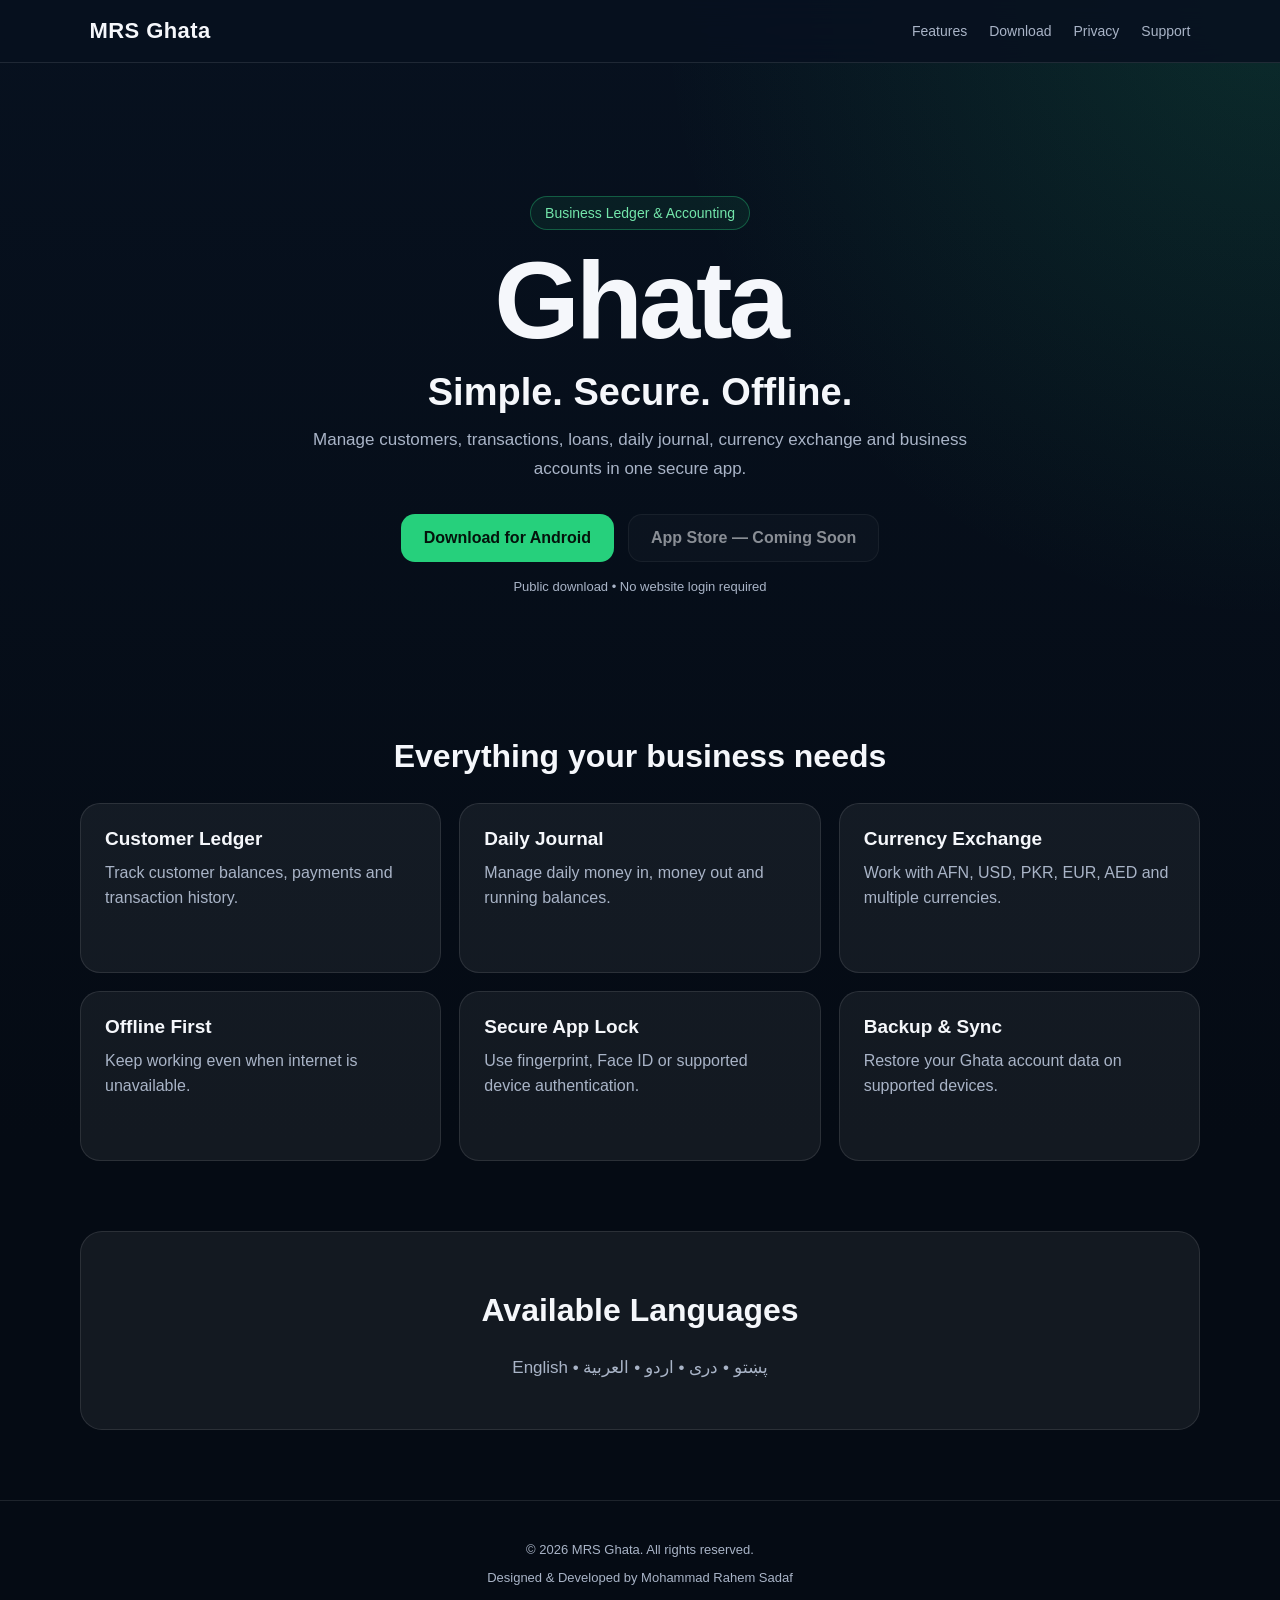
<file: docs/index.html>
<!DOCTYPE html>
<html lang="en">
<head>
  <meta charset="UTF-8">
  <meta name="viewport" content="width=device-width, initial-scale=1.0">
  <meta name="description" content="Ghata - Business Ledger & Accounting. Simple, Secure and Offline.">
  <title>MRS Ghata | Business Ledger & Accounting</title>
  <link rel="stylesheet" href="style.css">
</head>
<body>

<header class="navbar">
  <div class="brand">MRS Ghata</div>
  <nav>
    <a href="#features">Features</a>
    <a href="#download">Download</a>
    <a href="privacy.html">Privacy</a>
    <a href="support.html">Support</a>
  </nav>
</header>

<main>
  <section class="hero">
    <div class="hero-content">
      <div class="badge">Business Ledger & Accounting</div>

      <h1>Ghata</h1>

      <h2>Simple. Secure. Offline.</h2>

      <p>
        Manage customers, transactions, loans, daily journal,
        currency exchange and business accounts in one secure app.
      </p>

      <div class="hero-buttons" id="download">
        <a class="btn primary" href="#" id="androidDownload">
          Download for Android
        </a>

        <a class="btn secondary disabled" href="#">
          App Store — Coming Soon
        </a>
      </div>

      <p class="download-note">
        Public download • No website login required
      </p>
    </div>
  </section>

  <section class="features" id="features">
    <h2>Everything your business needs</h2>

    <div class="feature-grid">
      <article>
        <h3>Customer Ledger</h3>
        <p>Track customer balances, payments and transaction history.</p>
      </article>

      <article>
        <h3>Daily Journal</h3>
        <p>Manage daily money in, money out and running balances.</p>
      </article>

      <article>
        <h3>Currency Exchange</h3>
        <p>Work with AFN, USD, PKR, EUR, AED and multiple currencies.</p>
      </article>

      <article>
        <h3>Offline First</h3>
        <p>Keep working even when internet is unavailable.</p>
      </article>

      <article>
        <h3>Secure App Lock</h3>
        <p>Use fingerprint, Face ID or supported device authentication.</p>
      </article>

      <article>
        <h3>Backup & Sync</h3>
        <p>Restore your Ghata account data on supported devices.</p>
      </article>
    </div>
  </section>

  <section class="languages">
    <h2>Available Languages</h2>
    <p>English • پښتو • دری • اردو • العربية</p>
  </section>
</main>

<footer>
  <p>© 2026 MRS Ghata. All rights reserved.</p>
  <p>Designed & Developed by Mohammad Rahem Sadaf</p>
</footer>

</body>
</html>
</file>
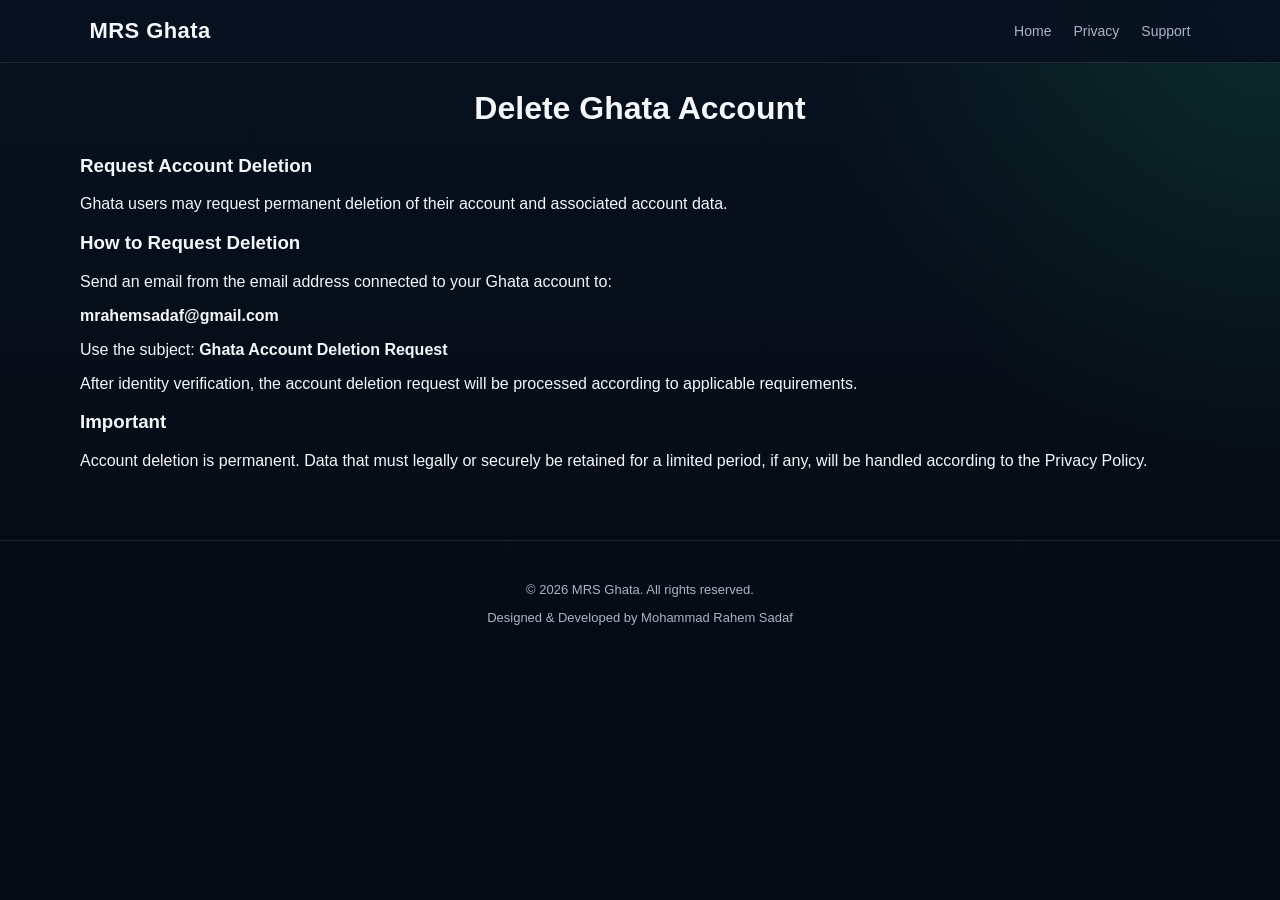
<file: docs/delete-account.html>
<!DOCTYPE html>
<html lang="en">
<head>
  <meta charset="UTF-8">
  <meta name="viewport" content="width=device-width, initial-scale=1.0">
  <title>Delete Ghata Account</title>
  <link rel="stylesheet" href="style.css">
</head>
<body>
<header class="navbar">
  <div class="brand">MRS Ghata</div>
  <nav>
    <a href="index.html">Home</a>
    <a href="privacy.html">Privacy</a>
    <a href="support.html">Support</a>
  </nav>
</header>

<main class="features">
  <h2>Delete Ghata Account</h2>

  <article>
    <h3>Request Account Deletion</h3>
    <p>
      Ghata users may request permanent deletion of their account and
      associated account data.
    </p>

    <h3>How to Request Deletion</h3>
    <p>
      Send an email from the email address connected to your Ghata account
      to:
    </p>

    <p><strong>mrahemsadaf@gmail.com</strong></p>

    <p>
      Use the subject: <strong>Ghata Account Deletion Request</strong>
    </p>

    <p>
      After identity verification, the account deletion request will be
      processed according to applicable requirements.
    </p>

    <h3>Important</h3>
    <p>
      Account deletion is permanent. Data that must legally or securely be
      retained for a limited period, if any, will be handled according to
      the Privacy Policy.
    </p>
  </article>
</main>

<footer>
  <p>© 2026 MRS Ghata. All rights reserved.</p>
  <p>Designed & Developed by Mohammad Rahem Sadaf</p>
</footer>
</body>
</html>
</file>
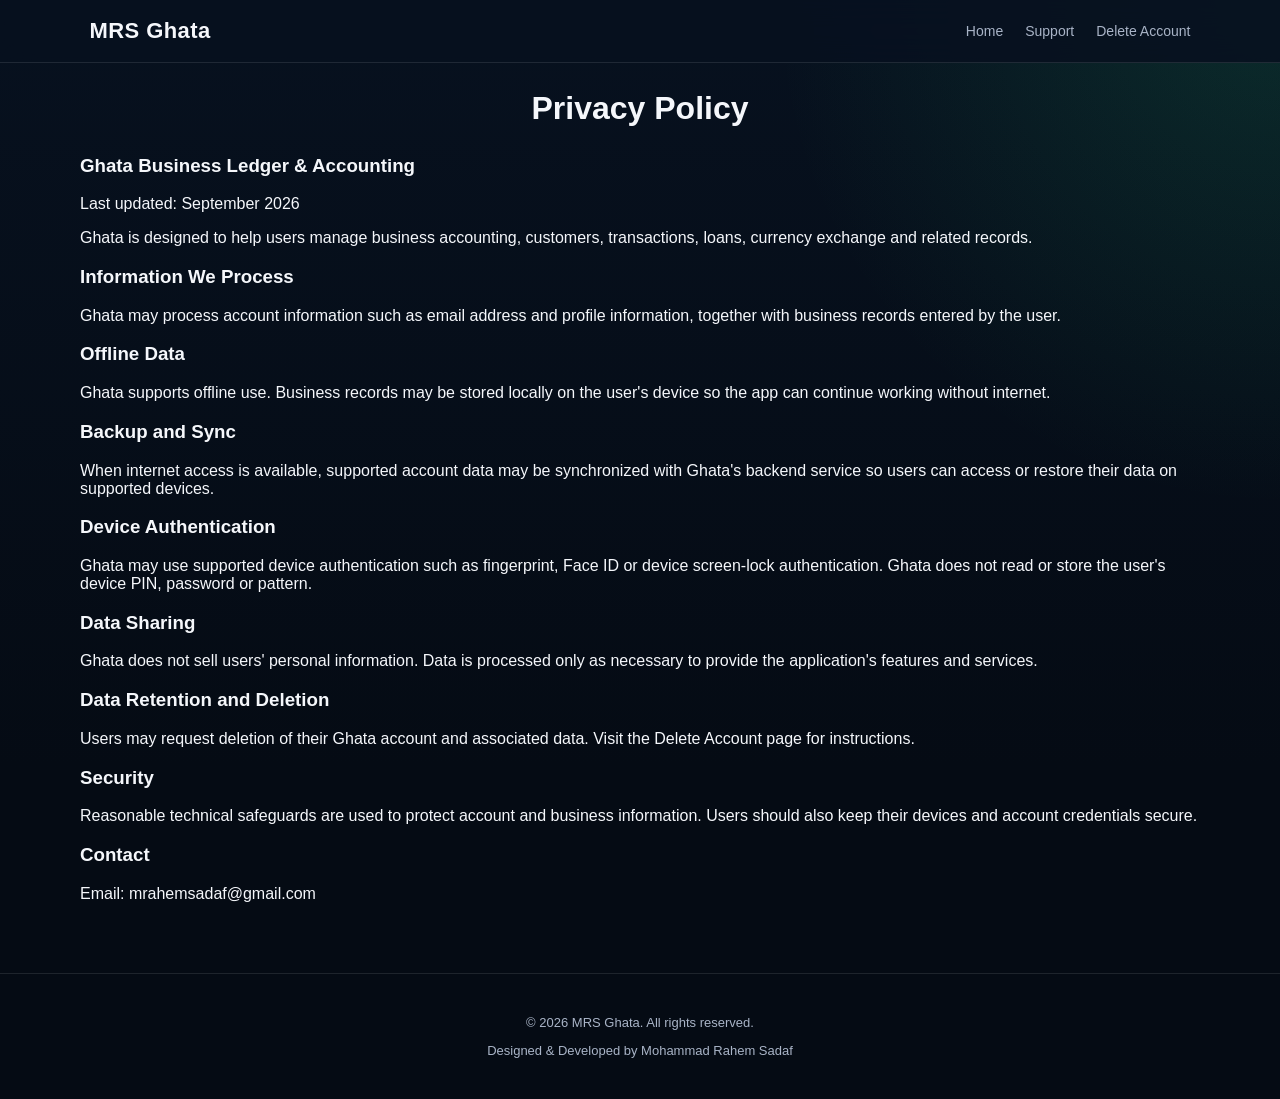
<file: docs/privacy.html>
<!DOCTYPE html>
<html lang="en">
<head>
  <meta charset="UTF-8">
  <meta name="viewport" content="width=device-width, initial-scale=1.0">
  <title>Ghata Privacy Policy</title>
  <link rel="stylesheet" href="style.css">
</head>
<body>
<header class="navbar">
  <div class="brand">MRS Ghata</div>
  <nav>
    <a href="index.html">Home</a>
    <a href="support.html">Support</a>
    <a href="delete-account.html">Delete Account</a>
  </nav>
</header>

<main class="features">
  <h2>Privacy Policy</h2>

  <article>
    <h3>Ghata Business Ledger & Accounting</h3>
    <p>Last updated: September 2026</p>

    <p>
      Ghata is designed to help users manage business accounting,
      customers, transactions, loans, currency exchange and related records.
    </p>

    <h3>Information We Process</h3>
    <p>
      Ghata may process account information such as email address and profile
      information, together with business records entered by the user.
    </p>

    <h3>Offline Data</h3>
    <p>
      Ghata supports offline use. Business records may be stored locally
      on the user's device so the app can continue working without internet.
    </p>

    <h3>Backup and Sync</h3>
    <p>
      When internet access is available, supported account data may be
      synchronized with Ghata's backend service so users can access or
      restore their data on supported devices.
    </p>

    <h3>Device Authentication</h3>
    <p>
      Ghata may use supported device authentication such as fingerprint,
      Face ID or device screen-lock authentication. Ghata does not read or
      store the user's device PIN, password or pattern.
    </p>

    <h3>Data Sharing</h3>
    <p>
      Ghata does not sell users' personal information. Data is processed
      only as necessary to provide the application's features and services.
    </p>

    <h3>Data Retention and Deletion</h3>
    <p>
      Users may request deletion of their Ghata account and associated data.
      Visit the Delete Account page for instructions.
    </p>

    <h3>Security</h3>
    <p>
      Reasonable technical safeguards are used to protect account and
      business information. Users should also keep their devices and account
      credentials secure.
    </p>

    <h3>Contact</h3>
    <p>Email: mrahemsadaf@gmail.com</p>
  </article>
</main>

<footer>
  <p>© 2026 MRS Ghata. All rights reserved.</p>
  <p>Designed & Developed by Mohammad Rahem Sadaf</p>
</footer>
</body>
</html>
</file>
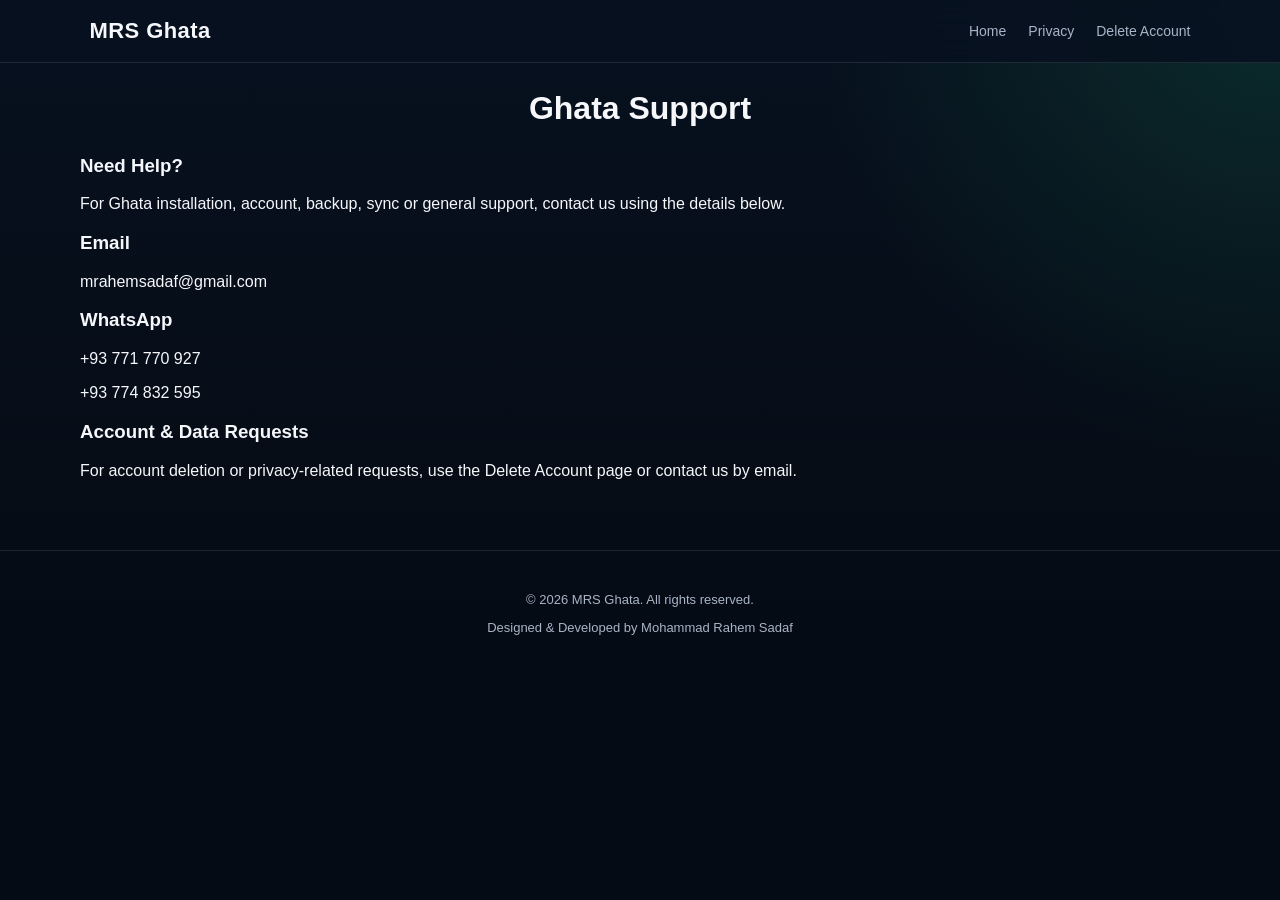
<file: docs/support.html>
<!DOCTYPE html>
<html lang="en">
<head>
  <meta charset="UTF-8">
  <meta name="viewport" content="width=device-width, initial-scale=1.0">
  <title>Ghata Support</title>
  <link rel="stylesheet" href="style.css">
</head>
<body>
<header class="navbar">
  <div class="brand">MRS Ghata</div>
  <nav>
    <a href="index.html">Home</a>
    <a href="privacy.html">Privacy</a>
    <a href="delete-account.html">Delete Account</a>
  </nav>
</header>

<main class="features">
  <h2>Ghata Support</h2>

  <article>
    <h3>Need Help?</h3>
    <p>
      For Ghata installation, account, backup, sync or general support,
      contact us using the details below.
    </p>

    <h3>Email</h3>
    <p>mrahemsadaf@gmail.com</p>

    <h3>WhatsApp</h3>
    <p>+93 771 770 927</p>
    <p>+93 774 832 595</p>

    <h3>Account & Data Requests</h3>
    <p>
      For account deletion or privacy-related requests, use the
      Delete Account page or contact us by email.
    </p>
  </article>
</main>

<footer>
  <p>© 2026 MRS Ghata. All rights reserved.</p>
  <p>Designed & Developed by Mohammad Rahem Sadaf</p>
</footer>
</body>
</html>
</file>
<file: docs/style.css>
:root {
  --bg: #07111f;
  --bg-soft: #0c1a2d;
  --card: rgba(255,255,255,0.06);
  --border: rgba(255,255,255,0.10);
  --text: #f5f7fb;
  --muted: #a9b4c7;
  --accent: #26d07c;
  --accent-dark: #15945a;
}

* {
  box-sizing: border-box;
}

html {
  scroll-behavior: smooth;
}

body {
  margin: 0;
  font-family: Arial, Helvetica, sans-serif;
  background:
    radial-gradient(circle at top right, rgba(38,208,124,0.14), transparent 30%),
    linear-gradient(180deg, var(--bg), #050b14 70%);
  color: var(--text);
  min-height: 100vh;
}

a {
  color: inherit;
  text-decoration: none;
}

.navbar {
  position: sticky;
  top: 0;
  z-index: 10;
  display: flex;
  justify-content: space-between;
  align-items: center;
  padding: 18px 7%;
  background: rgba(7,17,31,0.88);
  backdrop-filter: blur(16px);
  border-bottom: 1px solid var(--border);
}

.brand {
  font-size: 22px;
  font-weight: 800;
  letter-spacing: .4px;
}

nav {
  display: flex;
  gap: 22px;
}

nav a {
  color: var(--muted);
  font-size: 14px;
}

nav a:hover {
  color: var(--text);
}

.hero {
  min-height: 72vh;
  display: flex;
  align-items: center;
  justify-content: center;
  padding: 80px 7% 60px;
  text-align: center;
}

.hero-content {
  width: min(820px, 100%);
}

.badge {
  display: inline-block;
  padding: 8px 14px;
  border: 1px solid rgba(38,208,124,0.35);
  background: rgba(38,208,124,0.08);
  color: #73e6ab;
  border-radius: 999px;
  font-size: 14px;
  margin-bottom: 18px;
}

.hero h1 {
  font-size: clamp(58px, 10vw, 110px);
  line-height: .95;
  margin: 0;
  letter-spacing: -4px;
}

.hero h2 {
  margin: 18px 0 12px;
  font-size: clamp(24px, 4vw, 38px);
  font-weight: 700;
}

.hero p {
  max-width: 700px;
  margin: 0 auto;
  color: var(--muted);
  font-size: 17px;
  line-height: 1.7;
}

.hero-buttons {
  display: flex;
  flex-wrap: wrap;
  justify-content: center;
  gap: 14px;
  margin-top: 30px;
}

.btn {
  padding: 14px 22px;
  border-radius: 14px;
  font-weight: 700;
  border: 1px solid var(--border);
  transition: .2s ease;
}

.primary {
  background: var(--accent);
  color: #04130c;
  border-color: transparent;
}

.primary:hover {
  transform: translateY(-2px);
  background: #35df8d;
}

.secondary {
  background: rgba(255,255,255,0.04);
  color: var(--text);
}

.disabled {
  opacity: .55;
  pointer-events: none;
}

.download-note {
  margin-top: 14px !important;
  font-size: 13px !important;
}

.features,
.languages {
  width: min(1120px, 88%);
  margin: 0 auto 70px;
}

.features h2,
.languages h2 {
  text-align: center;
  font-size: 32px;
  margin-bottom: 28px;
}

.feature-grid {
  display: grid;
  grid-template-columns: repeat(3, 1fr);
  gap: 18px;
}

.feature-grid article {
  background: var(--card);
  border: 1px solid var(--border);
  border-radius: 20px;
  padding: 24px;
  min-height: 170px;
}

.feature-grid h3 {
  margin-top: 0;
  margin-bottom: 10px;
  font-size: 19px;
}

.feature-grid p {
  color: var(--muted);
  line-height: 1.6;
  margin: 0;
}

.languages {
  text-align: center;
  background: var(--card);
  border: 1px solid var(--border);
  border-radius: 22px;
  padding: 34px 20px;
}

.languages p {
  color: var(--muted);
  font-size: 17px;
}

footer {
  border-top: 1px solid var(--border);
  padding: 28px 7%;
  text-align: center;
  color: var(--muted);
  font-size: 13px;
}

@media (max-width: 800px) {
  .navbar {
    padding: 16px 5%;
  }

  nav {
    gap: 12px;
    font-size: 12px;
  }

  .feature-grid {
    grid-template-columns: 1fr;
  }

  .hero {
    min-height: auto;
    padding-top: 70px;
  }

  .hero h1 {
    letter-spacing: -2px;
  }
}

@media (max-width: 560px) {
  nav a:nth-child(1),
  nav a:nth-child(3) {
    display: none;
  }

  .hero-buttons {
    flex-direction: column;
  }

  .btn {
    width: 100%;
  }
}
</file>
